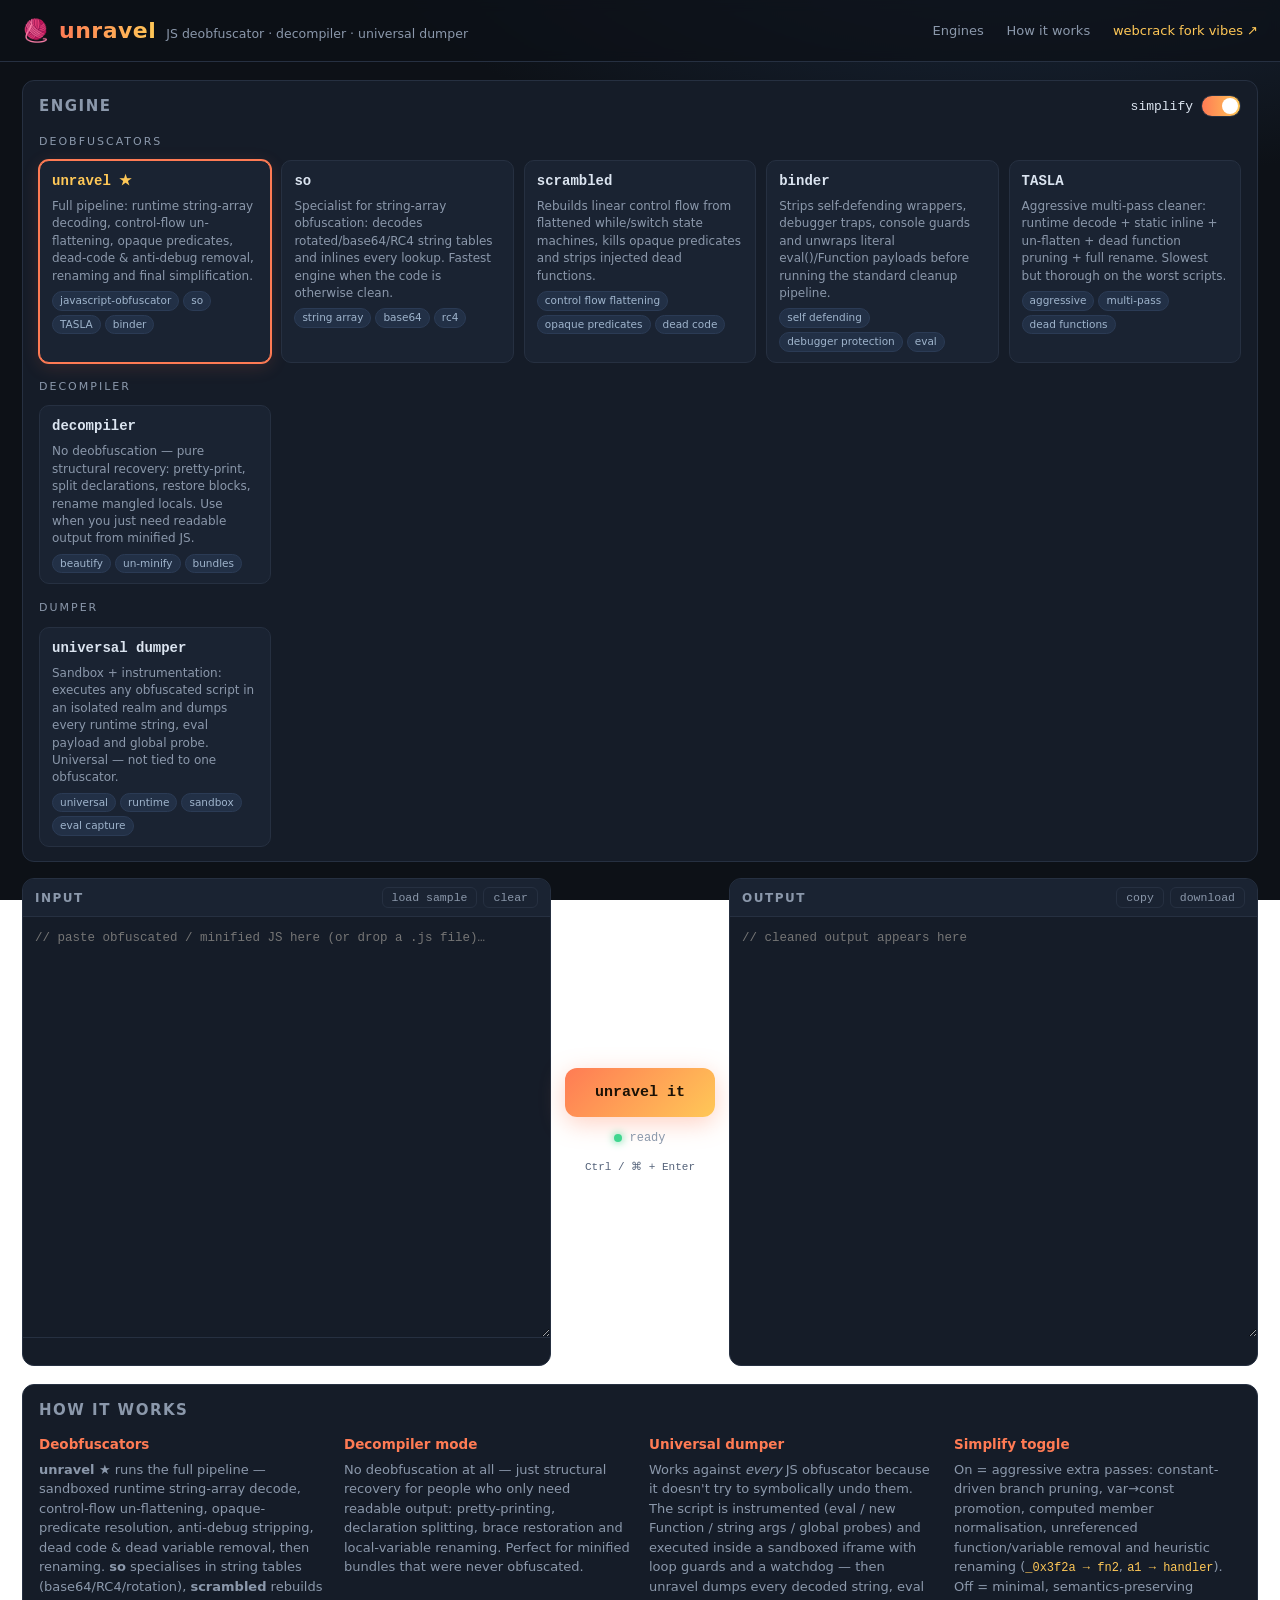
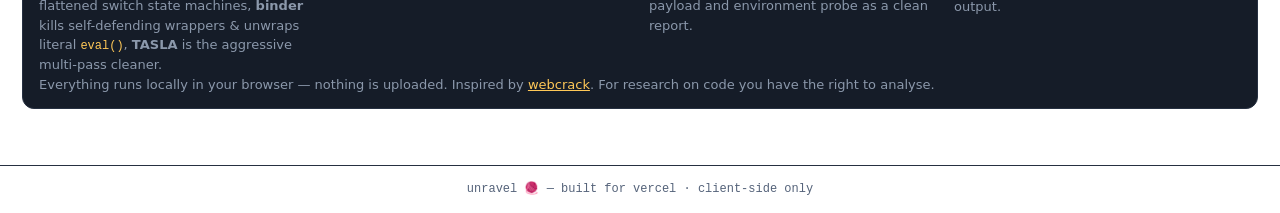
<file: public/index.html>
<!DOCTYPE html>
<html lang="en">
<head>
  <meta charset="UTF-8" />
  <meta name="viewport" content="width=device-width, initial-scale=1.0" />
  <title>unravel — JS deobfuscator, decompiler &amp; universal dumper</title>
  <meta name="description" content="unravel: webcrack-style in-browser JS deobfuscator with multiple engines, a simplify toggle, a pure decompiler mode and a universal sandbox dumper that works on any JS obfuscator." />
  <link rel="stylesheet" href="css/style.css" />
  <link rel="icon" href="data:image/svg+xml,<svg xmlns='http://www.w3.org/2000/svg' viewBox='0 0 100 100'><text y='.9em' font-size='90'>🧶</text></svg>" />
</head>
<body>
  <header class="topbar">
    <div class="brand">
      <span class="logo">🧶</span>
      <h1>unravel</h1>
      <span class="tagline">JS deobfuscator · decompiler · universal dumper</span>
    </div>
    <nav class="topnav">
      <a href="#engines">Engines</a>
      <a href="#how">How it works</a>
      <a class="gh" href="https://github.com/j4k0xb/webcrack" target="_blank" rel="noopener" title="inspired by webcrack">webcrack fork vibes ↗</a>
    </nav>
  </header>

  <main>
    <!-- Engine picker -->
    <section id="engines" class="panel">
      <div class="panel-head">
        <h2>Engine</h2>
        <label class="toggle-wrap" title="Aggressive cleanup: dead-var removal, simplification, smart renaming">
          <span class="toggle-label">simplify</span>
          <span class="switch">
            <input type="checkbox" id="toggle-simplify" checked />
            <span class="slider"></span>
          </span>
        </label>
      </div>
      <div id="engine-list" class="engine-grid"></div>
    </section>

    <!-- Workbench -->
    <section class="workbench">
      <div class="pane">
        <div class="pane-head">
          <h3>Input</h3>
          <div class="pane-actions">
            <button id="btn-sample" class="ghost" type="button">load sample</button>
            <button id="btn-clear" class="ghost" type="button">clear</button>
          </div>
        </div>
        <textarea id="input-code" spellcheck="false"
          placeholder="// paste obfuscated / minified JS here (or drop a .js file)…"></textarea>
        <div id="recommendation" class="rec-line"></div>
      </div>

      <div class="run-col">
        <button id="run-btn" type="button">
          <span class="run-label">unravel&nbsp;it</span>
        </button>
        <div class="status"><span id="status-dot" class="dot ok"></span><span id="status-text">ready</span></div>
        <div class="hint">Ctrl / ⌘ + Enter</div>
      </div>

      <div class="pane">
        <div class="pane-head">
          <h3>Output</h3>
          <div class="pane-actions">
            <button id="btn-copy" class="ghost" type="button">copy</button>
            <button id="btn-download" class="ghost" type="button">download</button>
          </div>
        </div>
        <textarea id="output-code" spellcheck="false" readonly
          placeholder="// cleaned output appears here"></textarea>
        <div id="results-meta" style="display:none">
          <div id="stats-line" class="stats"></div>
          <ul id="notes-list" class="notes"></ul>
        </div>
      </div>
    </section>

    <!-- How it works -->
    <section id="how" class="panel how">
      <h2>How it works</h2>
      <div class="how-grid">
        <div>
          <h4>Deobfuscators</h4>
          <p><b>unravel ★</b> runs the full pipeline — sandboxed runtime string-array decode, control-flow
          un-flattening, opaque-predicate resolution, anti-debug stripping, dead code &amp; dead variable
          removal, then renaming. <b>so</b> specialises in string tables (base64/RC4/rotation),
          <b>scrambled</b> rebuilds flattened switch state machines, <b>binder</b> kills self-defending
          wrappers &amp; unwraps literal <code>eval()</code>, <b>TASLA</b> is the aggressive multi-pass
          cleaner.</p>
        </div>
        <div>
          <h4>Decompiler mode</h4>
          <p>No deobfuscation at all — just structural recovery for people who only need readable output:
          pretty-printing, declaration splitting, brace restoration and local-variable renaming. Perfect for
          minified bundles that were never obfuscated.</p>
        </div>
        <div>
          <h4>Universal dumper</h4>
          <p>Works against <i>every</i> JS obfuscator because it doesn't try to symbolically undo them.
          The script is instrumented (eval / new Function / string args / global probes) and executed inside
          a sandboxed iframe with loop guards and a watchdog — then unravel dumps every decoded string,
          eval payload and environment probe as a clean report.</p>
        </div>
        <div>
          <h4>Simplify toggle</h4>
          <p>On = aggressive extra passes: constant-driven branch pruning, var→const promotion, computed
          member normalisation, unreferenced function/variable removal and heuristic renaming
          (<code>_0x3f2a → fn2</code>, <code>a1 → handler</code>). Off = minimal, semantics-preserving output.</p>
        </div>
      </div>
      <p class="fine">Everything runs locally in your browser — nothing is uploaded. Inspired by
      <a href="https://github.com/j4k0xb/webcrack" target="_blank" rel="noopener">webcrack</a>.
      For research on code you have the right to analyse.</p>
    </section>
  </main>

  <footer>
    <span>unravel 🧶 — built for vercel · client-side only</span>
  </footer>

  <!-- vendored babel standalone (offline-friendly) -->
  <script src="vendor/babel.min.js"></script>
  <script src="js/core/utils.js"></script>
  <script src="js/core/passes.js"></script>
  <script src="js/core/runtime.js"></script>
  <script src="js/core/post.js"></script>
  <script src="js/core/registry.js"></script>
  <script src="js/engines/_helpers.js"></script>
  <script src="js/engines/engine-unravel.js"></script>
  <script src="js/engines/engine-so.js"></script>
  <script src="js/engines/engine-scrambled.js"></script>
  <script src="js/engines/engine-binder.js"></script>
  <script src="js/engines/engine-tasla.js"></script>
  <script src="js/engines/engine-decompiler.js"></script>
  <script src="js/engines/engine-dumper.js"></script>
  <script src="js/ui/app.js"></script>
  <script>UnravelUI.init();</script>
</body>
</html>
</file>
<file: public/css/style.css>
/* unravel — dark yarn theme */
:root {
  --bg: #0d1117;
  --bg2: #10161f;
  --panel: #151c28;
  --panel2: #1a2332;
  --line: #263041;
  --text: #dbe4f0;
  --muted: #8b98ab;
  --accent: #ff7b54;      /* coral yarn */
  --accent2: #ffc857;     /* gold */
  --green: #3fd68f;
  --red: #ff5470;
  --mono: "JetBrains Mono", ui-monospace, SFMono-Regular, Menlo, Consolas, monospace;
}
* { box-sizing: border-box; }
html, body { margin: 0; padding: 0; }
body {
  background: radial-gradient(1200px 500px at 80% -10%, #1b2a3f 0%, var(--bg) 55%) fixed;
  color: var(--text);
  font: 15px/1.5 system-ui, -apple-system, "Segoe UI", Roboto, sans-serif;
  min-height: 100vh;
  display: flex; flex-direction: column;
}

/* header */
.topbar {
  display: flex; align-items: center; justify-content: space-between;
  padding: 14px 22px; border-bottom: 1px solid var(--line);
  backdrop-filter: blur(6px); position: sticky; top: 0; z-index: 5;
  background: rgba(13, 17, 23, .75);
}
.brand { display: flex; align-items: baseline; gap: 10px; }
.logo { font-size: 22px; }
.brand h1 {
  margin: 0; font-size: 22px; letter-spacing: .5px;
  background: linear-gradient(90deg, var(--accent), var(--accent2));
  -webkit-background-clip: text; background-clip: text; color: transparent;
}
.tagline { color: var(--muted); font-size: 12.5px; }
.topnav a { color: var(--muted); text-decoration: none; margin-left: 18px; font-size: 13px; }
.topnav a:hover { color: var(--text); }
.topnav a.gh { color: var(--accent2); }

main { flex: 1; width: 100%; max-width: 1500px; margin: 0 auto; padding: 18px 22px 40px; }

.panel {
  background: var(--panel); border: 1px solid var(--line);
  border-radius: 12px; padding: 14px 16px; margin-bottom: 16px;
}
.panel-head { display: flex; align-items: center; justify-content: space-between; margin-bottom: 10px; }
.panel h2 { margin: 0; font-size: 15px; text-transform: uppercase; letter-spacing: 1.5px; color: var(--muted); }

/* toggle */
.toggle-wrap { display: inline-flex; align-items: center; gap: 8px; cursor: pointer; user-select: none; }
.toggle-label { font-size: 13px; color: var(--text); font-family: var(--mono); }
.switch { position: relative; width: 40px; height: 22px; display: inline-block; }
.switch input { opacity: 0; width: 0; height: 0; }
.slider {
  position: absolute; inset: 0; border-radius: 22px; cursor: pointer;
  background: #2a3648; transition: .2s; border: 1px solid var(--line);
}
.slider::before {
  content: ""; position: absolute; width: 16px; height: 16px; left: 2px; top: 2px;
  border-radius: 50%; background: var(--muted); transition: .2s;
}
.switch input:checked + .slider { background: linear-gradient(90deg, var(--accent), var(--accent2)); }
.switch input:checked + .slider::before { transform: translateX(18px); background: #fff; }

/* engine cards */
.engine-grid { display: grid; grid-template-columns: repeat(auto-fill, minmax(230px, 1fr)); gap: 10px; }
.group-label {
  grid-column: 1 / -1; font-size: 11px; text-transform: uppercase;
  letter-spacing: 2px; color: var(--muted); margin-top: 6px;
}
.engine-card {
  text-align: left; background: var(--panel2); color: var(--text);
  border: 1px solid var(--line); border-radius: 10px; padding: 10px 12px;
  cursor: pointer; display: flex; flex-direction: column; gap: 6px;
  transition: border-color .15s, transform .05s;
  font: inherit;
}
.engine-card:hover { border-color: var(--accent); }
.engine-card:active { transform: translateY(1px); }
.engine-card.active { border-color: var(--accent); box-shadow: 0 0 0 1px var(--accent), 0 4px 18px rgba(255,123,84,.15); }
.engine-card.flagship .engine-name { color: var(--accent2); }
.engine-name { font-family: var(--mono); font-weight: 700; font-size: 14px; }
.star { color: var(--accent2); font-style: normal; }
.engine-desc { font-size: 12px; color: var(--muted); line-height: 1.45; }
.engine-tags { display: flex; flex-wrap: wrap; gap: 4px; }
.engine-tags i {
  font-style: normal; font-size: 10.5px; padding: 1px 7px; border-radius: 99px;
  background: #223046; color: #9fb4cc; border: 1px solid #2b3b55;
}

/* workbench */
.workbench {
  display: grid; grid-template-columns: 1fr 150px 1fr; gap: 14px; align-items: stretch;
  margin-bottom: 18px;
}
.pane {
  background: var(--panel); border: 1px solid var(--line); border-radius: 12px;
  display: flex; flex-direction: column; overflow: hidden;
}
.pane-head {
  display: flex; justify-content: space-between; align-items: center;
  padding: 8px 12px; border-bottom: 1px solid var(--line); background: var(--panel2);
}
.pane-head h3 { margin: 0; font-size: 12px; text-transform: uppercase; letter-spacing: 1.5px; color: var(--muted); }
.pane-actions { display: flex; gap: 6px; }
button.ghost {
  background: transparent; border: 1px solid var(--line); color: var(--muted);
  border-radius: 6px; padding: 3px 9px; font-size: 11.5px; cursor: pointer; font-family: var(--mono);
}
button.ghost:hover { color: var(--text); border-color: var(--accent); }
textarea {
  width: 100%; min-height: 420px; resize: vertical; border: 0; outline: none;
  background: transparent; color: var(--text);
  font-family: var(--mono); font-size: 12.5px; line-height: 1.55; padding: 12px;
  tab-size: 2;
}
#input-code { color: #ffd9cd; }
#output-code { color: #c8f7dc; }
.rec-line { padding: 6px 12px; border-top: 1px solid var(--line); min-height: 28px; font-size: 12px; }
.rec { color: var(--accent2); font-family: var(--mono); }
.rec.muted { color: var(--muted); }
.rec button {
  background: var(--accent); color: #14100e; border: 0; border-radius: 5px;
  padding: 1px 8px; cursor: pointer; font-size: 11px; margin-left: 4px;
}

/* run column */
.run-col { display: flex; flex-direction: column; align-items: center; justify-content: center; gap: 12px; }
#run-btn {
  width: 100%; padding: 16px 8px; border-radius: 12px; border: 0; cursor: pointer;
  font: 700 15px var(--mono); color: #1b1206;
  background: linear-gradient(135deg, var(--accent), var(--accent2));
  box-shadow: 0 6px 24px rgba(255, 123, 84, .35);
  transition: filter .15s, transform .05s;
}
#run-btn:hover { filter: brightness(1.08); }
#run-btn:active { transform: translateY(1px); }
#run-btn:disabled, #run-btn.busy { filter: saturate(.4) brightness(.8); cursor: wait; }
.status { display: flex; align-items: center; gap: 7px; font-size: 12px; color: var(--muted); font-family: var(--mono); }
.dot { width: 8px; height: 8px; border-radius: 50%; display: inline-block; }
.dot.ok { background: var(--green); box-shadow: 0 0 8px var(--green); }
.dot.busy { background: var(--accent2); animation: pulse .8s infinite alternate; }
@keyframes pulse { from { opacity: .3; } to { opacity: 1; } }
.hint { font-size: 11px; color: #55637a; font-family: var(--mono); }

/* results meta */
.stats { padding: 8px 12px 0; display: flex; flex-wrap: wrap; gap: 6px; }
.chip {
  font-family: var(--mono); font-size: 11px; background: #223046; color: #9fb4cc;
  border: 1px solid #2b3b55; border-radius: 99px; padding: 2px 10px;
}
.chip .err { color: var(--red); }
.notes { margin: 8px 0 0; padding: 8px 12px 12px 30px; font-size: 12px; color: var(--muted); }
.notes li { margin: 2px 0; }
.notes li.warn { color: var(--accent2); }
.notes li.err { color: var(--red); list-style: none; margin-left: -18px; font-family: var(--mono); }

/* how it works */
.how h2 { margin-bottom: 12px; }
.how-grid { display: grid; grid-template-columns: repeat(auto-fit, minmax(260px, 1fr)); gap: 18px; }
.how h4 { margin: 0 0 6px; color: var(--accent); font-size: 13.5px; }
.how p { margin: 0; font-size: 13px; color: var(--muted); }
.how code { font-family: var(--mono); color: var(--accent2); font-size: 12px; }
.fine { margin-top: 16px; font-size: 12px; color: #55637a; }
.fine a { color: var(--accent2); }

footer {
  border-top: 1px solid var(--line); padding: 14px 22px; text-align: center;
  color: #55637a; font-size: 12px; font-family: var(--mono);
}

@media (max-width: 980px) {
  .workbench { grid-template-columns: 1fr; }
  .run-col { flex-direction: row; justify-content: space-between; }
  #run-btn { width: auto; padding: 12px 26px; }
}
</file>
